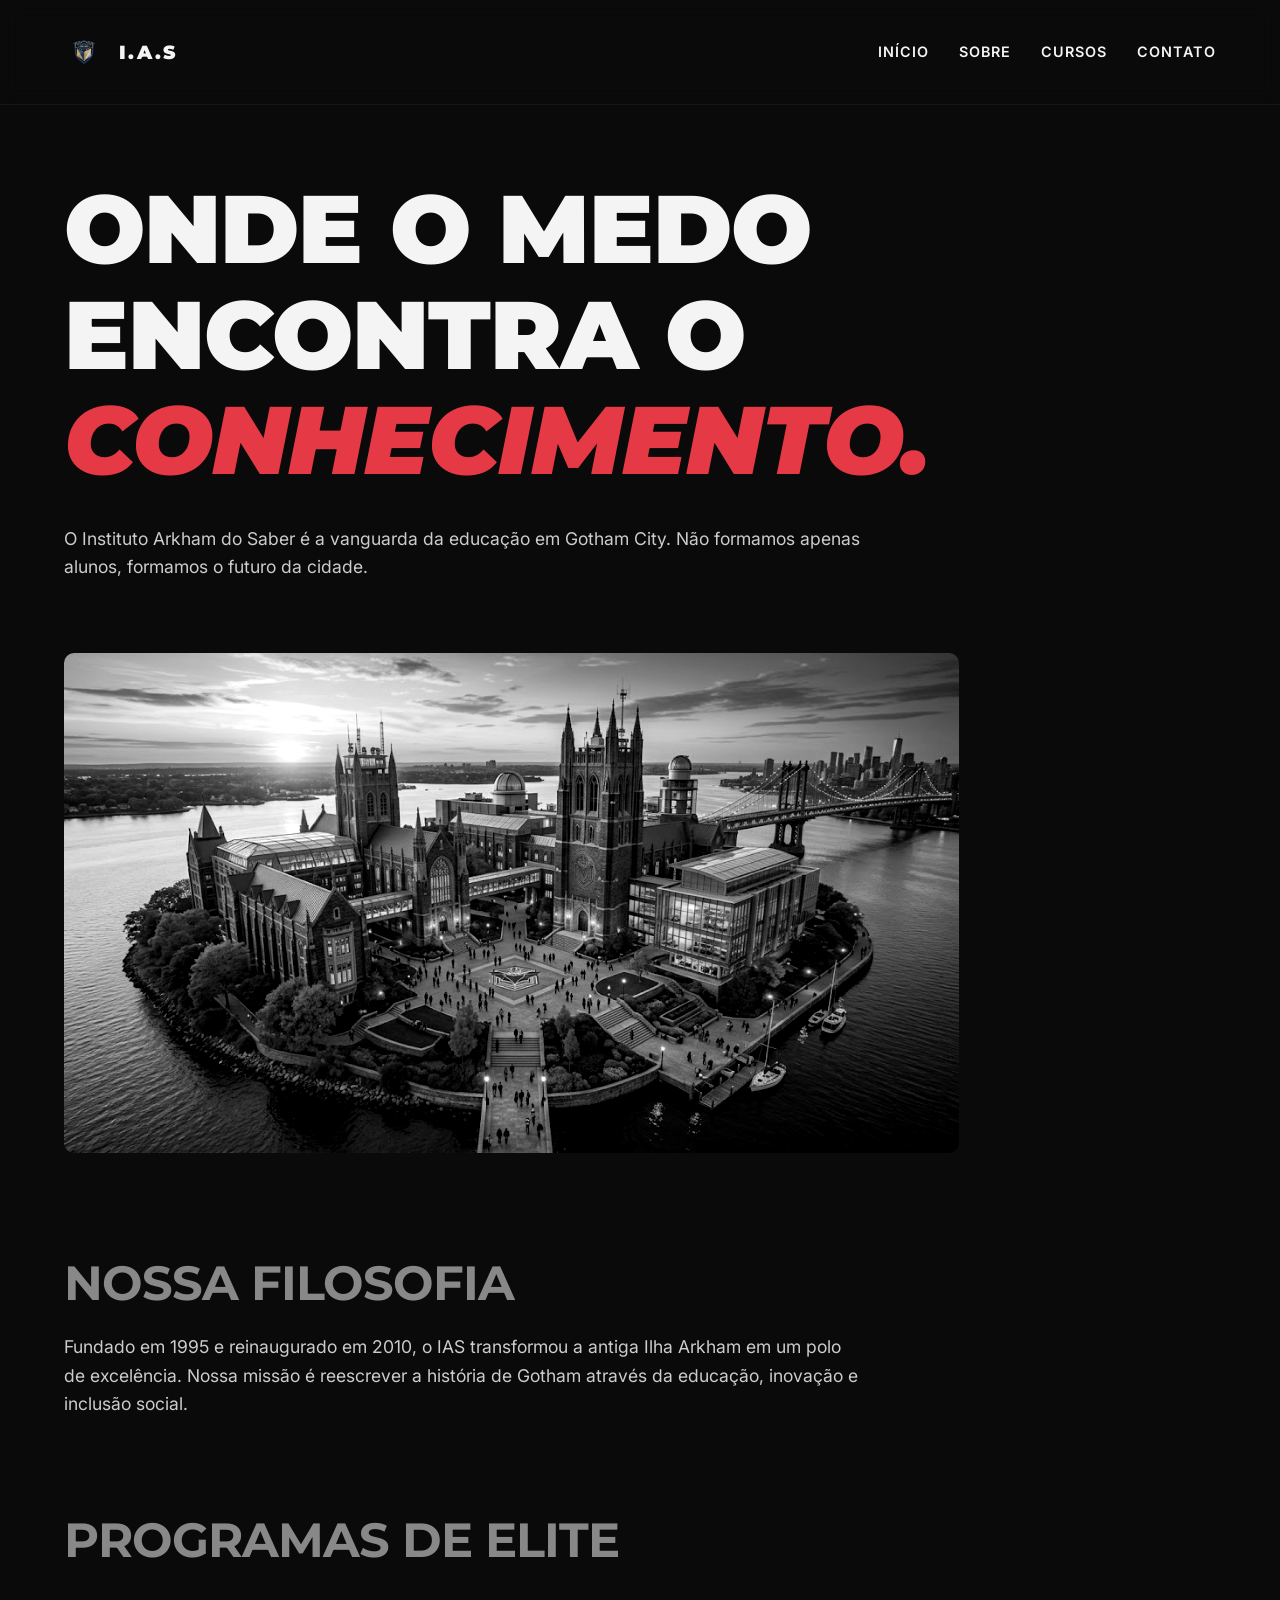
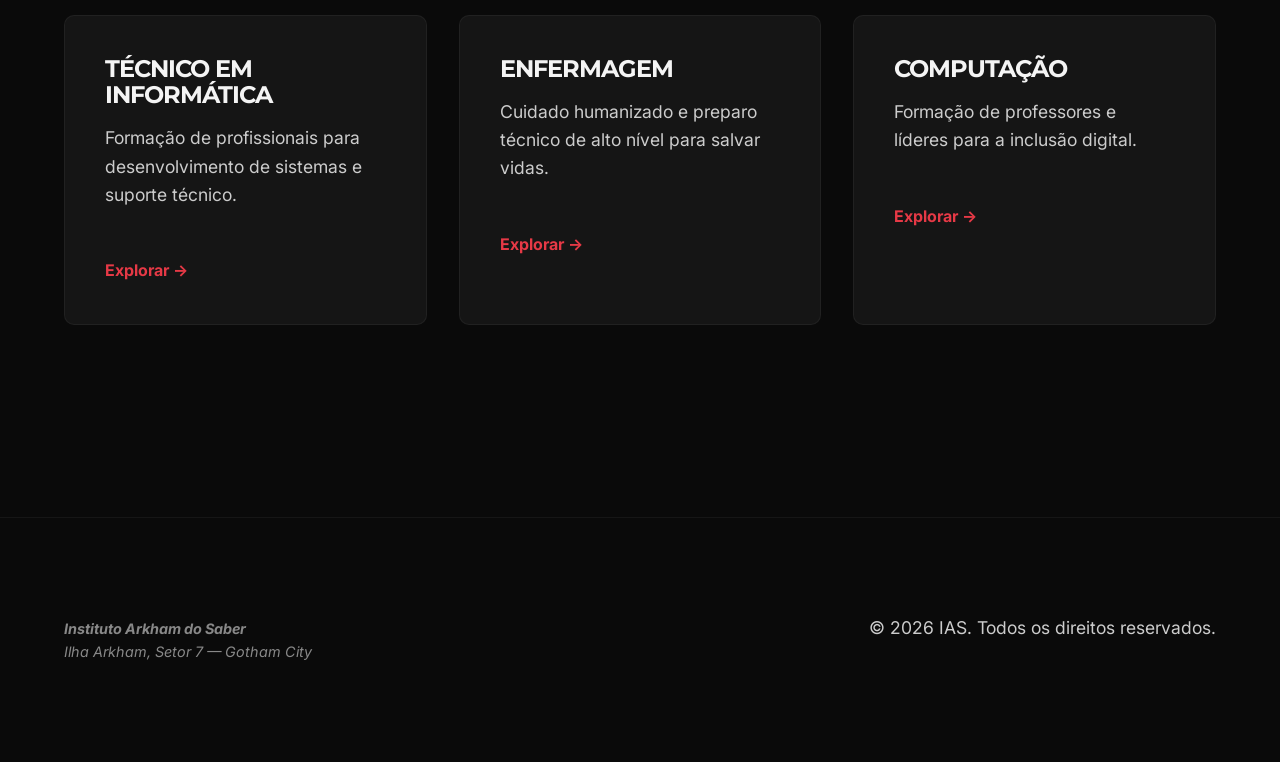
<file: index.html>
<!DOCTYPE html>
<html lang="pt-BR">
<head>
    <meta charset="UTF-8">
    <meta name="viewport" content="width=device-width, initial-scale=1.0">
    <title>Instituto Arkham do Saber | Educação Premium</title>
    <link rel="stylesheet" href="css/style.css">
</head>
<body>

    <header>
        <figure>
            <img src="images/logo.png" alt="Logo IAS" width="40" height="40" style="border-radius: 50%;">
            <figcaption>I.A.S</figcaption>
        </figure>

        <nav aria-label="Menu principal">
            <ul>
                <li><a href="index.html">Início</a></li>
                <li><a href="sobre.html">Sobre</a></li>
                <li><a href="cursos.html">Cursos</a></li>
                <li><a href="contato.html">Contato</a></li>
            </ul>
        </nav>

        <button class="menu-toggle" onclick="document.querySelector('nav ul').classList.toggle('active')">☰</button>
    </header>

    <main>
        <section id="hero">
            <h1>Onde o medo<br>encontra o <span>conhecimento.</span></h1>
            <p>O Instituto Arkham do Saber é a vanguarda da educação em Gotham City. Não formamos apenas alunos, formamos o futuro da cidade.</p>
            <figure>
                <img src="images/hero.jpg" alt="Campus do IAS em Gotham" width="1200" height="600">
            </figure>
        </section>

        <section id="sobre">
            <h2>Nossa Filosofia</h2>
            <p>Fundado em 1995 e reinaugurado em 2010, o IAS transformou a antiga Ilha Arkham em um polo de excelência. Nossa missão é reescrever a história de Gotham através da educação, inovação e inclusão social.</p>
        </section>

        <section id="destaques">
            <h2>Programas de Elite</h2>
            <div class="grid-cards">
                <article class="card">
                    <h3>Técnico em Informática</h3>
                    <p>Formação de profissionais para desenvolvimento de sistemas e suporte técnico.</p>
                    <br>
                    <a href="cursos.html" style="color: var(--accent-color); font-weight: bold;">Explorar &rarr;</a>
                </article>
                <article class="card">
                    <h3>Enfermagem</h3>
                    <p>Cuidado humanizado e preparo técnico de alto nível para salvar vidas.</p>
                    <br>
                    <a href="cursos.html" style="color: var(--accent-color); font-weight: bold;">Explorar &rarr;</a>
                </article>
                <article class="card">
                    <h3>Computação</h3>
                    <p>Formação de professores e líderes para a inclusão digital.</p>
                    <br>
                    <a href="cursos.html" style="color: var(--accent-color); font-weight: bold;">Explorar &rarr;</a>
                </article>
            </div>
        </section>
    </main>

    <footer>
        <address>
            <strong>Instituto Arkham do Saber</strong><br>
            Ilha Arkham, Setor 7 — Gotham City
        </address>
        <p>&copy; 2026 IAS. Todos os direitos reservados.</p>
    </footer>

</body>
</html>
</file>
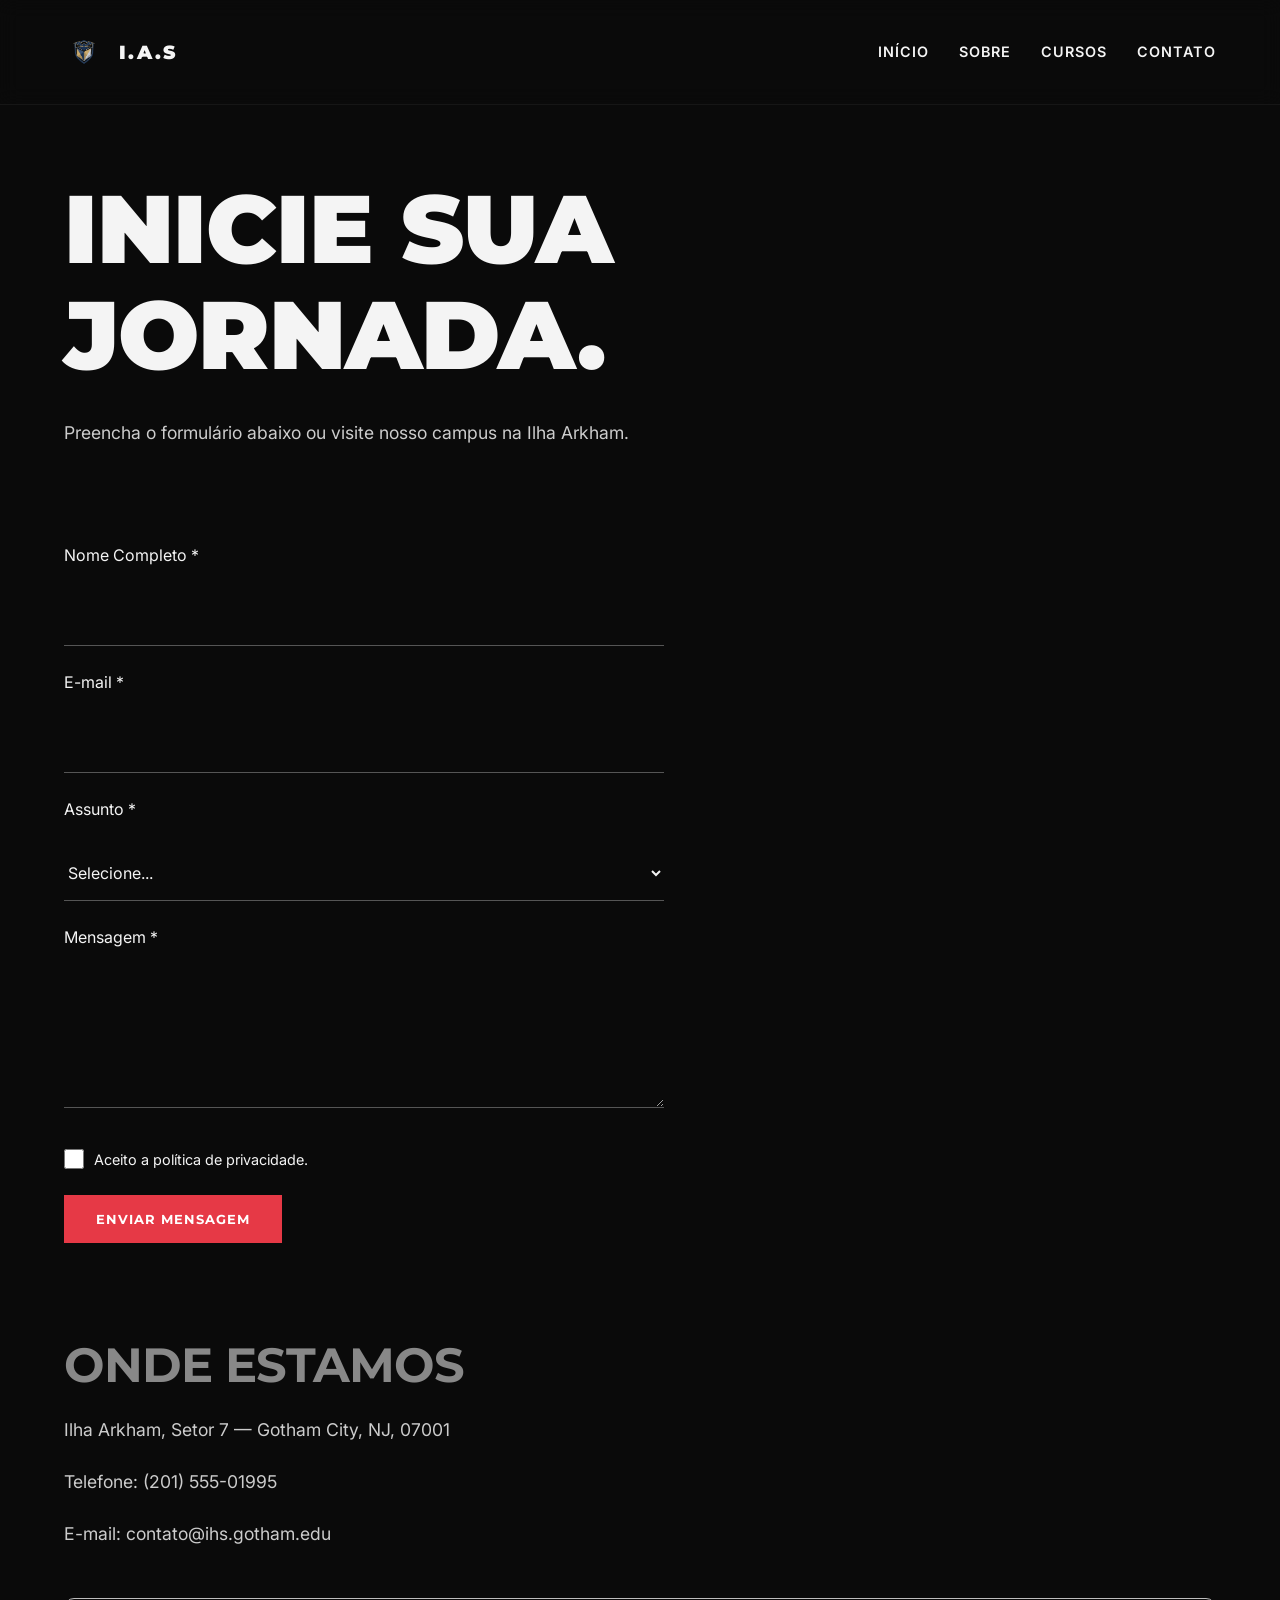
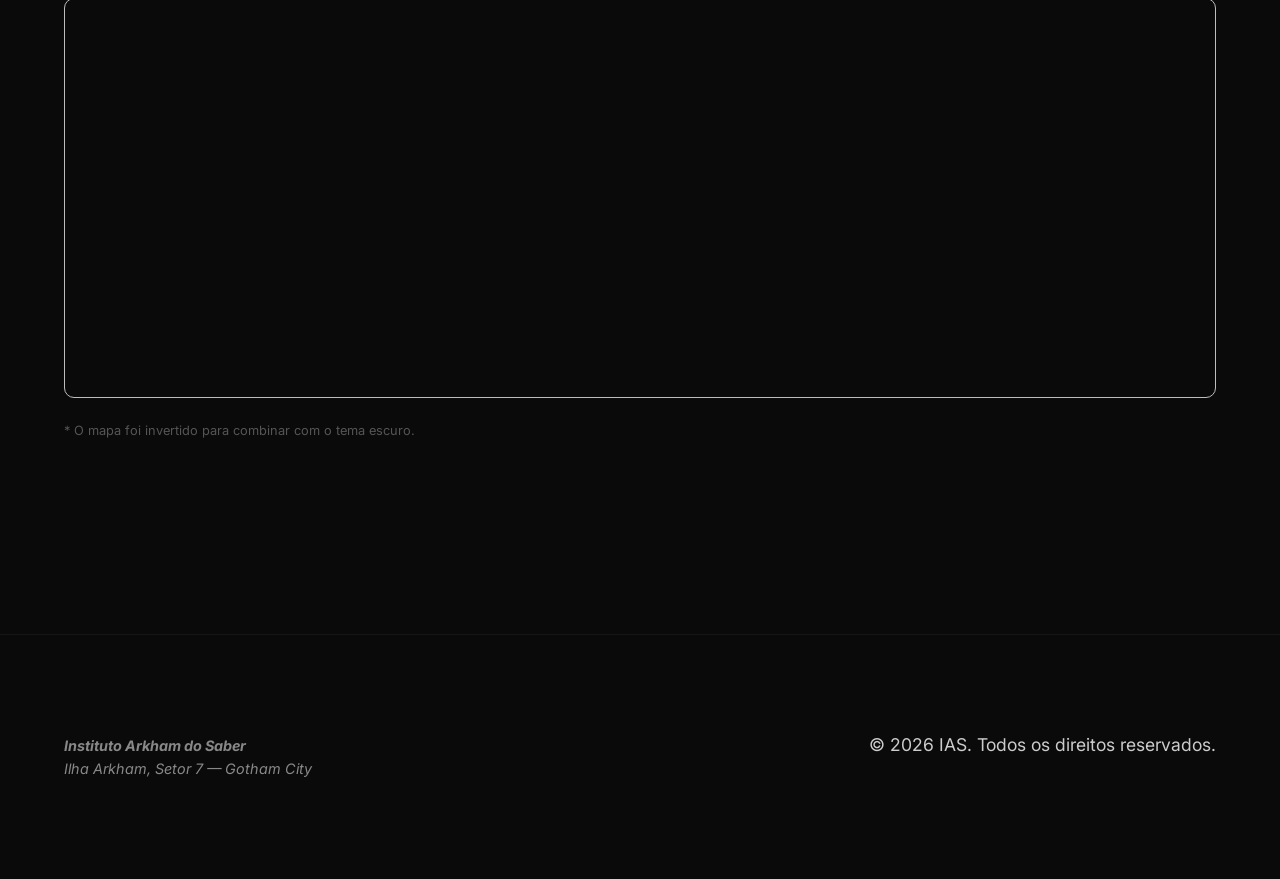
<file: contato.html>
<!DOCTYPE html>
<html lang="pt-BR">
<head>
    <meta charset="UTF-8">
    <meta name="viewport" content="width=device-width, initial-scale=1.0">
    <title>Contato | Instituto Arkham do Saber</title>
    <link rel="stylesheet" href="css/style.css">
</head>
<body>

    <header>
        <figure>
            <img src="images/logo.png" alt="Logo IAS" width="40" height="40" style="border-radius: 50%;">
            <figcaption>I.A.S</figcaption>
        </figure>

        <nav aria-label="Menu principal">
            <ul>
                <li><a href="index.html">Início</a></li>
                <li><a href="sobre.html">Sobre</a></li>
                <li><a href="cursos.html">Cursos</a></li>
                <li><a href="contato.html">Contato</a></li>
            </ul>
        </nav>

        <button class="menu-toggle" onclick="document.querySelector('nav ul').classList.toggle('active')">☰</button>
    </header>

    <main>
        <section id="contato-header">
            <h1>Inicie sua<br>Jornada.</h1>
            <p>Preencha o formulário abaixo ou visite nosso campus na Ilha Arkham.</p>
        </section>

        <section id="formulario">
            <form action="#" method="POST">
                <label for="nome">Nome Completo *</label>
                <input type="text" id="nome" name="nome" required minlength="5">

                <label for="email">E-mail *</label>
                <input type="email" id="email" name="email" required>

                <label for="assunto">Assunto *</label>
                <select id="assunto" name="assunto" required>
                    <option value="">Selecione...</option>
                    <option value="cursos">Informações sobre cursos</option>
                    <option value="inscricao">Inscrições</option>
                    <option value="parceria">Parcerias</option>
                </select>

                <label for="mensagem">Mensagem *</label>
                <textarea id="mensagem" name="mensagem" rows="5" required minlength="20"></textarea>

                <div style="display: flex; align-items: center; gap: 10px; margin-top: 1rem;">
                    <input type="checkbox" id="privacidade" required style="width: 20px; height: 20px;">
                    <label for="privacidade" style="margin: 0; font-size: 0.9rem;">Aceito a política de privacidade.</label>
                </div>

                <button type="submit">Enviar Mensagem</button>
            </form>
        </section>

        <section id="info">
            <h2>Onde Estamos</h2>
            <p>Ilha Arkham, Setor 7 — Gotham City, NJ, 07001</p>
            <p>Telefone: (201) 555-01995</p>
            <p>E-mail: contato@ihs.gotham.edu</p>
            <br>
            <iframe src="https://www.openstreetmap.org/export/embed.html?bbox=-74.05%2C40.70%2C-73.95%2C40.75&amp;layer=mapnik" width="100%" height="400" style="border: 1px solid #333; border-radius: 10px; filter: invert(90%) hue-rotate(180deg);" loading="lazy"></iframe>
            <p style="font-size: 0.8rem; margin-top: 1rem; color: #555;">* O mapa foi invertido para combinar com o tema escuro.</p>
        </section>
    </main>

    <footer>
        <address>
            <strong>Instituto Arkham do Saber</strong><br>
            Ilha Arkham, Setor 7 — Gotham City
        </address>
        <p>&copy; 2026 IAS. Todos os direitos reservados.</p>
    </footer>

</body>
</html>
</file>
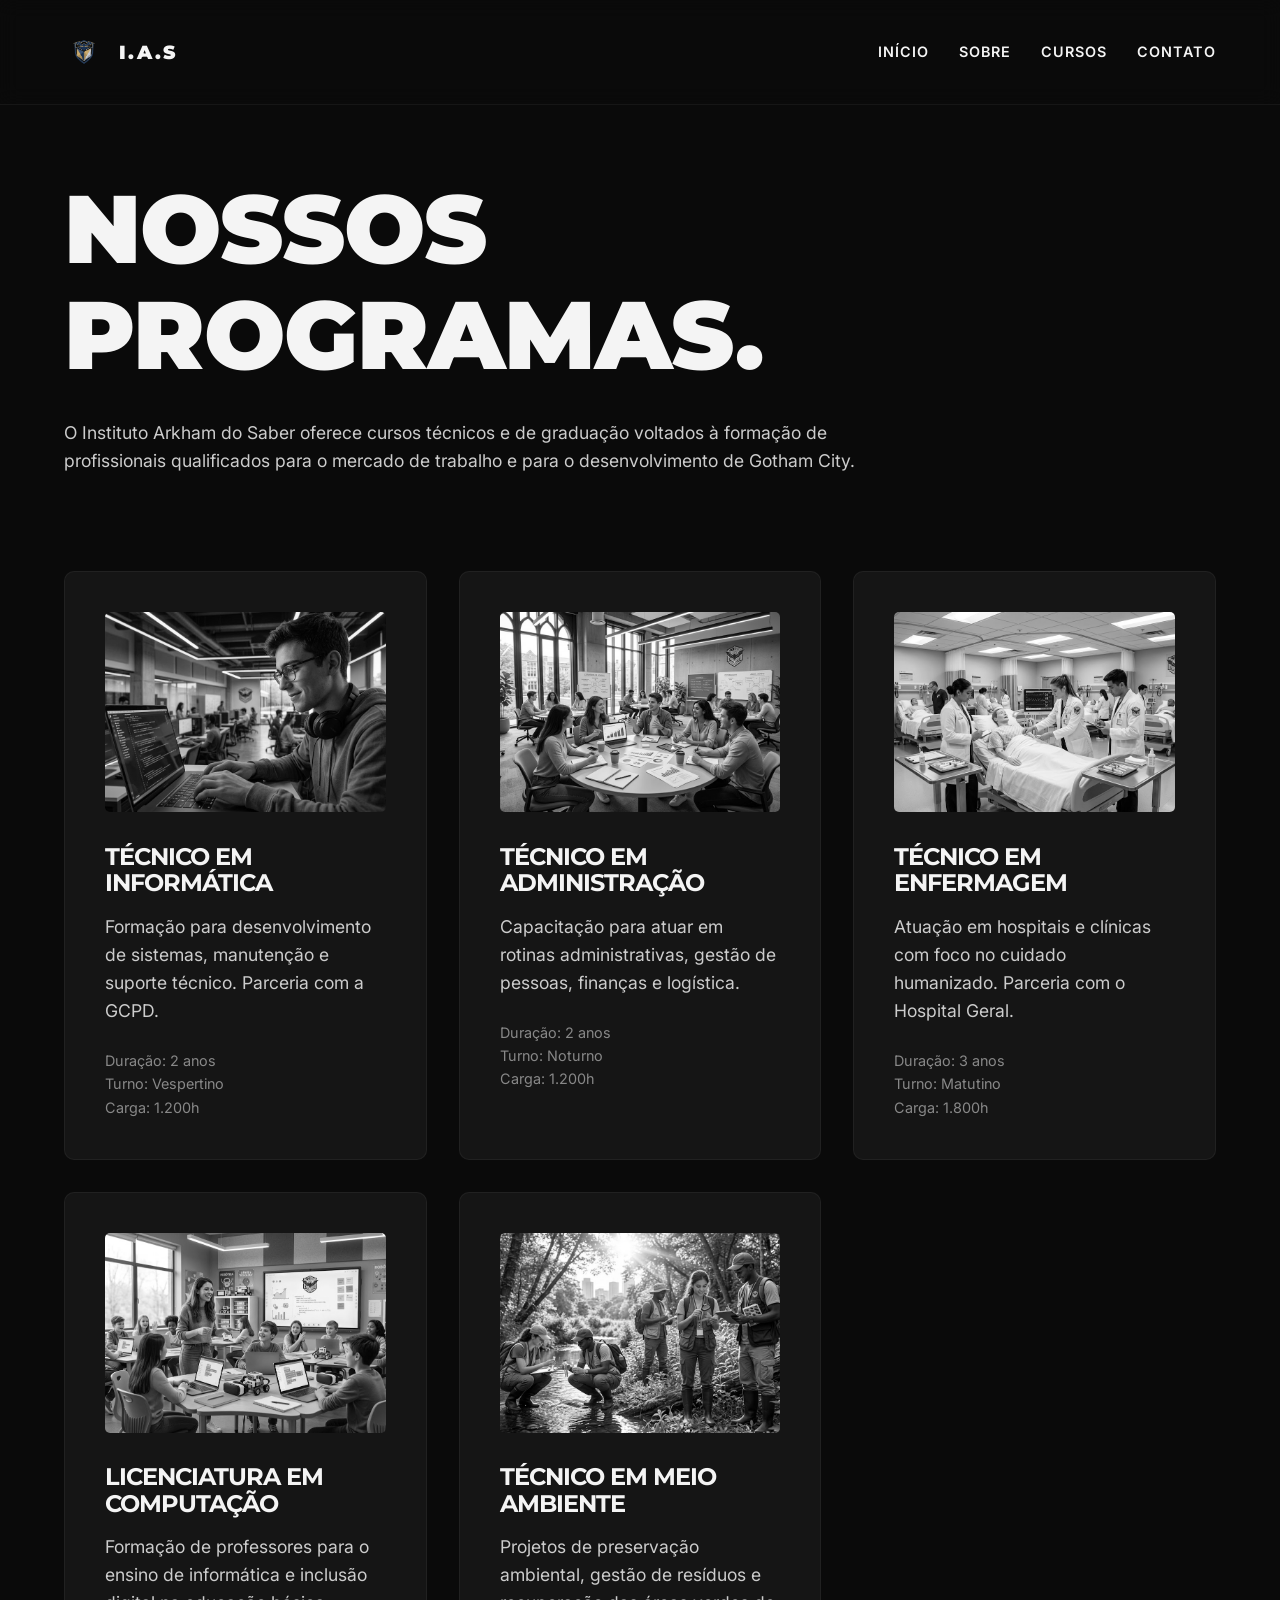
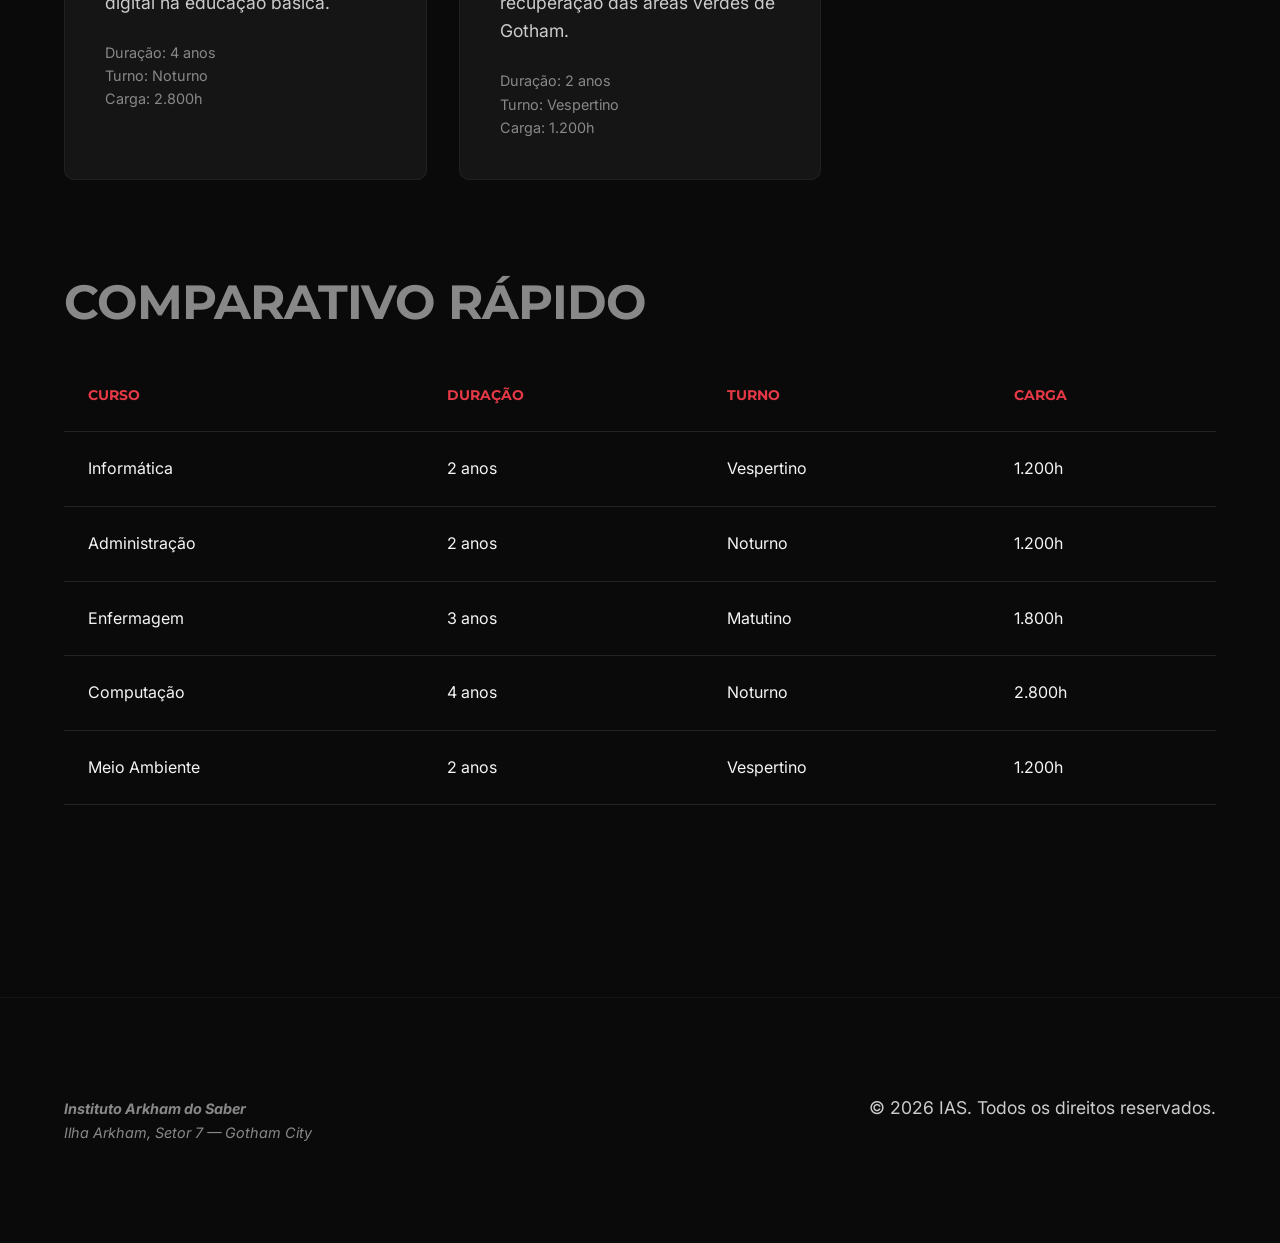
<file: cursos.html>
<!DOCTYPE html>
<html lang="pt-BR">
<head>
    <meta charset="UTF-8">
    <meta name="viewport" content="width=device-width, initial-scale=1.0">
    <title>Cursos | Instituto Arkham do Saber</title>
    <link rel="stylesheet" href="css/style.css">
</head>
<body>

    <header>
        <figure>
            <img src="images/logo.png" alt="Logo IAS" width="40" height="40" style="border-radius: 50%;">
            <figcaption>I.A.S</figcaption>
        </figure>

        <nav aria-label="Menu principal">
            <ul>
                <li><a href="index.html">Início</a></li>
                <li><a href="sobre.html">Sobre</a></li>
                <li><a href="cursos.html">Cursos</a></li>
                <li><a href="contato.html">Contato</a></li>
            </ul>
        </nav>

        <button class="menu-toggle" onclick="document.querySelector('nav ul').classList.toggle('active')">☰</button>
    </header>

    <main>
        <section id="introducao">
            <h1>Nossos<br>Programas.</h1>
            <p>O Instituto Arkham do Saber oferece cursos técnicos e de graduação voltados à formação de profissionais qualificados para o mercado de trabalho e para o desenvolvimento de Gotham City.</p>
        </section>

        <section id="lista-cursos">
            <div class="grid-cards">
                <!-- Curso 1 -->
                <article class="card">
                    <img src="images/curso-informatica.jpg" alt="Informática">
                    <h3>Técnico em Informática</h3>
                    <p>Formação para desenvolvimento de sistemas, manutenção e suporte técnico. Parceria com a GCPD.</p>
                    <ul style="list-style: none; padding: 0; margin-top: 1rem; color: #888; font-size: 0.9rem;">
                        <li>Duração: 2 anos</li>
                        <li>Turno: Vespertino</li>
                        <li>Carga: 1.200h</li>
                    </ul>
                </article>

                <!-- Curso 2 -->
                <article class="card">
                    <img src="images/curso-administracao.jpg" alt="Administração">
                    <h3>Técnico em Administração</h3>
                    <p>Capacitação para atuar em rotinas administrativas, gestão de pessoas, finanças e logística.</p>
                    <ul style="list-style: none; padding: 0; margin-top: 1rem; color: #888; font-size: 0.9rem;">
                        <li>Duração: 2 anos</li>
                        <li>Turno: Noturno</li>
                        <li>Carga: 1.200h</li>
                    </ul>
                </article>

                <!-- Curso 3 -->
                <article class="card">
                    <img src="images/curso-enfermagem.jpg" alt="Enfermagem">
                    <h3>Técnico em Enfermagem</h3>
                    <p>Atuação em hospitais e clínicas com foco no cuidado humanizado. Parceria com o Hospital Geral.</p>
                    <ul style="list-style: none; padding: 0; margin-top: 1rem; color: #888; font-size: 0.9rem;">
                        <li>Duração: 3 anos</li>
                        <li>Turno: Matutino</li>
                        <li>Carga: 1.800h</li>
                    </ul>
                </article>

                <!-- Curso 4 -->
                <article class="card">
                    <img src="images/curso-computacao.jpg" alt="Computação">
                    <h3>Licenciatura em Computação</h3>
                    <p>Formação de professores para o ensino de informática e inclusão digital na educação básica.</p>
                    <ul style="list-style: none; padding: 0; margin-top: 1rem; color: #888; font-size: 0.9rem;">
                        <li>Duração: 4 anos</li>
                        <li>Turno: Noturno</li>
                        <li>Carga: 2.800h</li>
                    </ul>
                </article>

                <!-- Curso 5 -->
                <article class="card">
                    <img src="images/curso-meioambiente.jpg" alt="Meio Ambiente">
                    <h3>Técnico em Meio Ambiente</h3>
                    <p>Projetos de preservação ambiental, gestão de resíduos e recuperação das áreas verdes de Gotham.</p>
                    <ul style="list-style: none; padding: 0; margin-top: 1rem; color: #888; font-size: 0.9rem;">
                        <li>Duração: 2 anos</li>
                        <li>Turno: Vespertino</li>
                        <li>Carga: 1.200h</li>
                    </ul>
                </article>
            </div>
        </section>

        <section id="comparativo">
            <h2>Comparativo Rápido</h2>
            <div class="table-responsive">
                <table>
                    <thead>
                        <tr>
                            <th>Curso</th>
                            <th>Duração</th>
                            <th>Turno</th>
                            <th>Carga</th>
                        </tr>
                    </thead>
                    <tbody>
                        <tr><td>Informática</td><td>2 anos</td><td>Vespertino</td><td>1.200h</td></tr>
                        <tr><td>Administração</td><td>2 anos</td><td>Noturno</td><td>1.200h</td></tr>
                        <tr><td>Enfermagem</td><td>3 anos</td><td>Matutino</td><td>1.800h</td></tr>
                        <tr><td>Computação</td><td>4 anos</td><td>Noturno</td><td>2.800h</td></tr>
                        <tr><td>Meio Ambiente</td><td>2 anos</td><td>Vespertino</td><td>1.200h</td></tr>
                    </tbody>
                </table>
            </div>
        </section>
    </main>

    <footer>
        <address>
            <strong>Instituto Arkham do Saber</strong><br>
            Ilha Arkham, Setor 7 — Gotham City
        </address>
        <p>&copy; 2026 IAS. Todos os direitos reservados.</p>
    </footer>

</body>
</html>
</file>
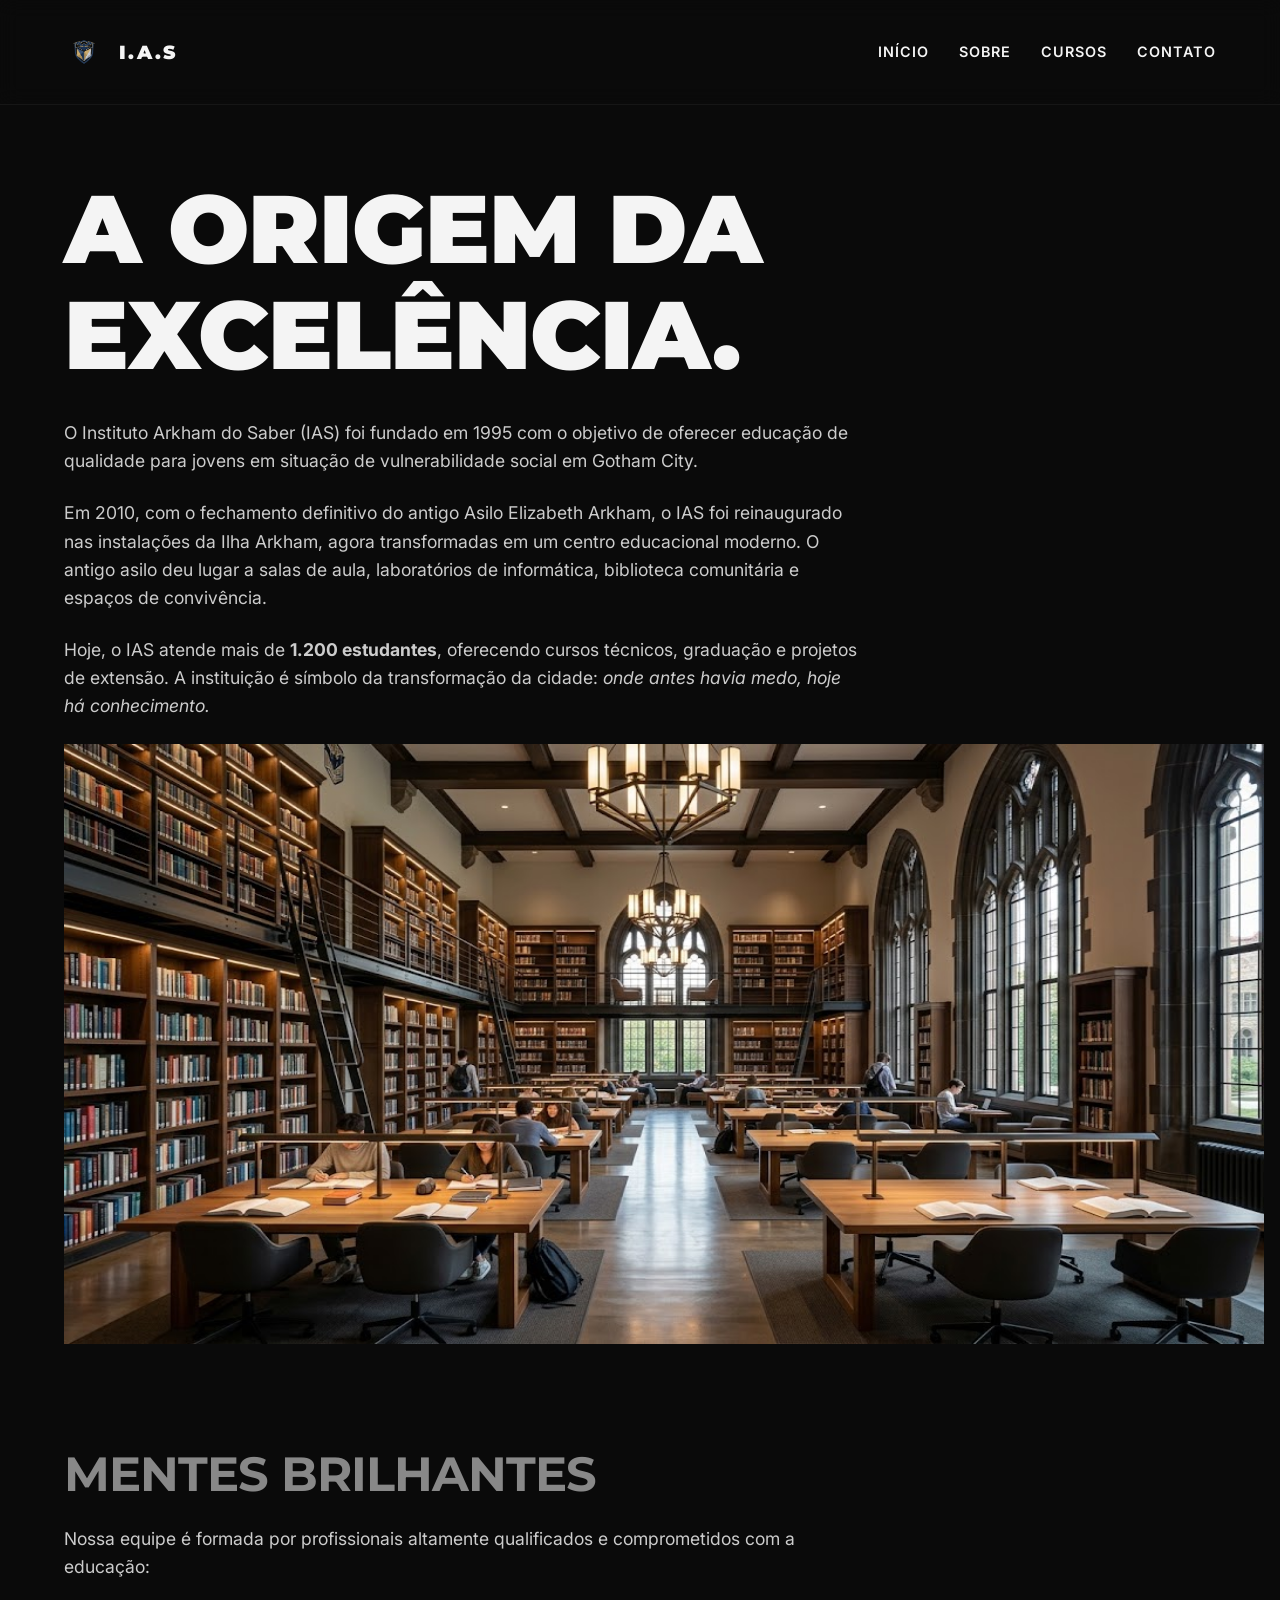
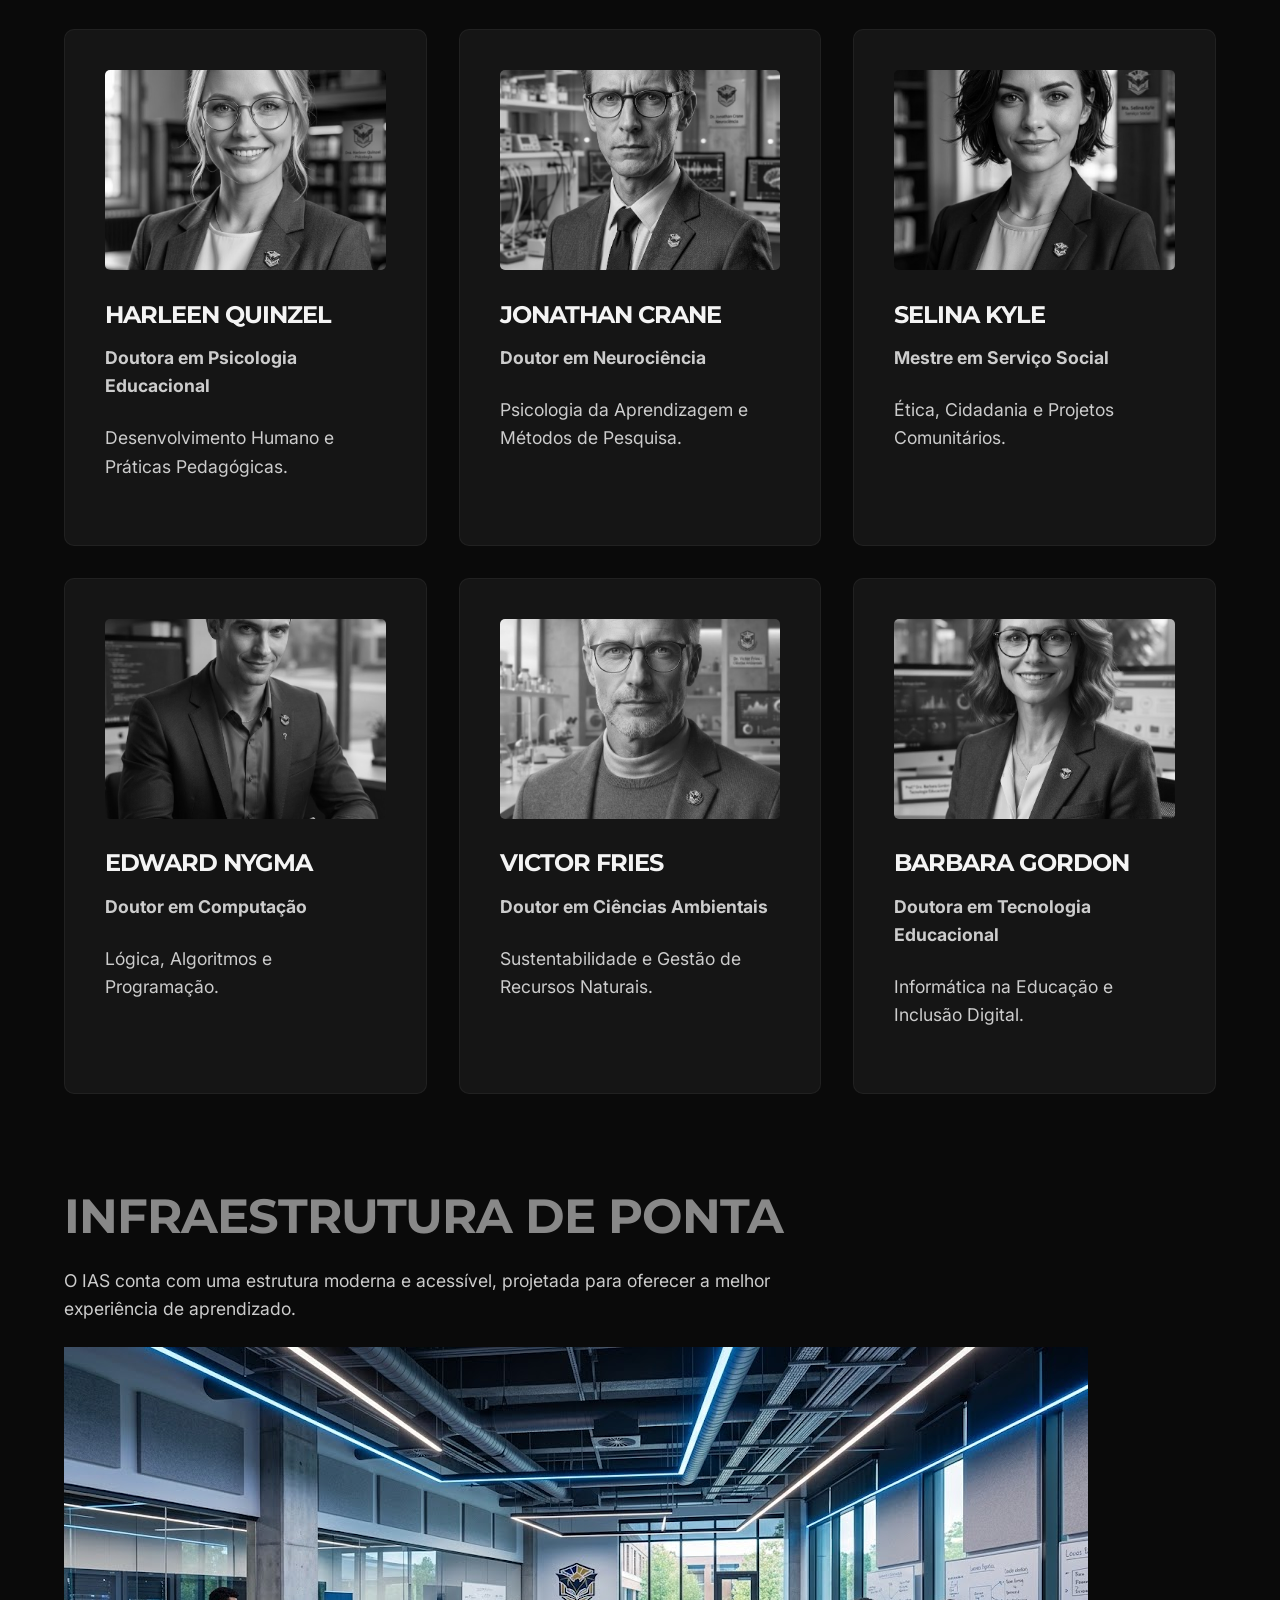
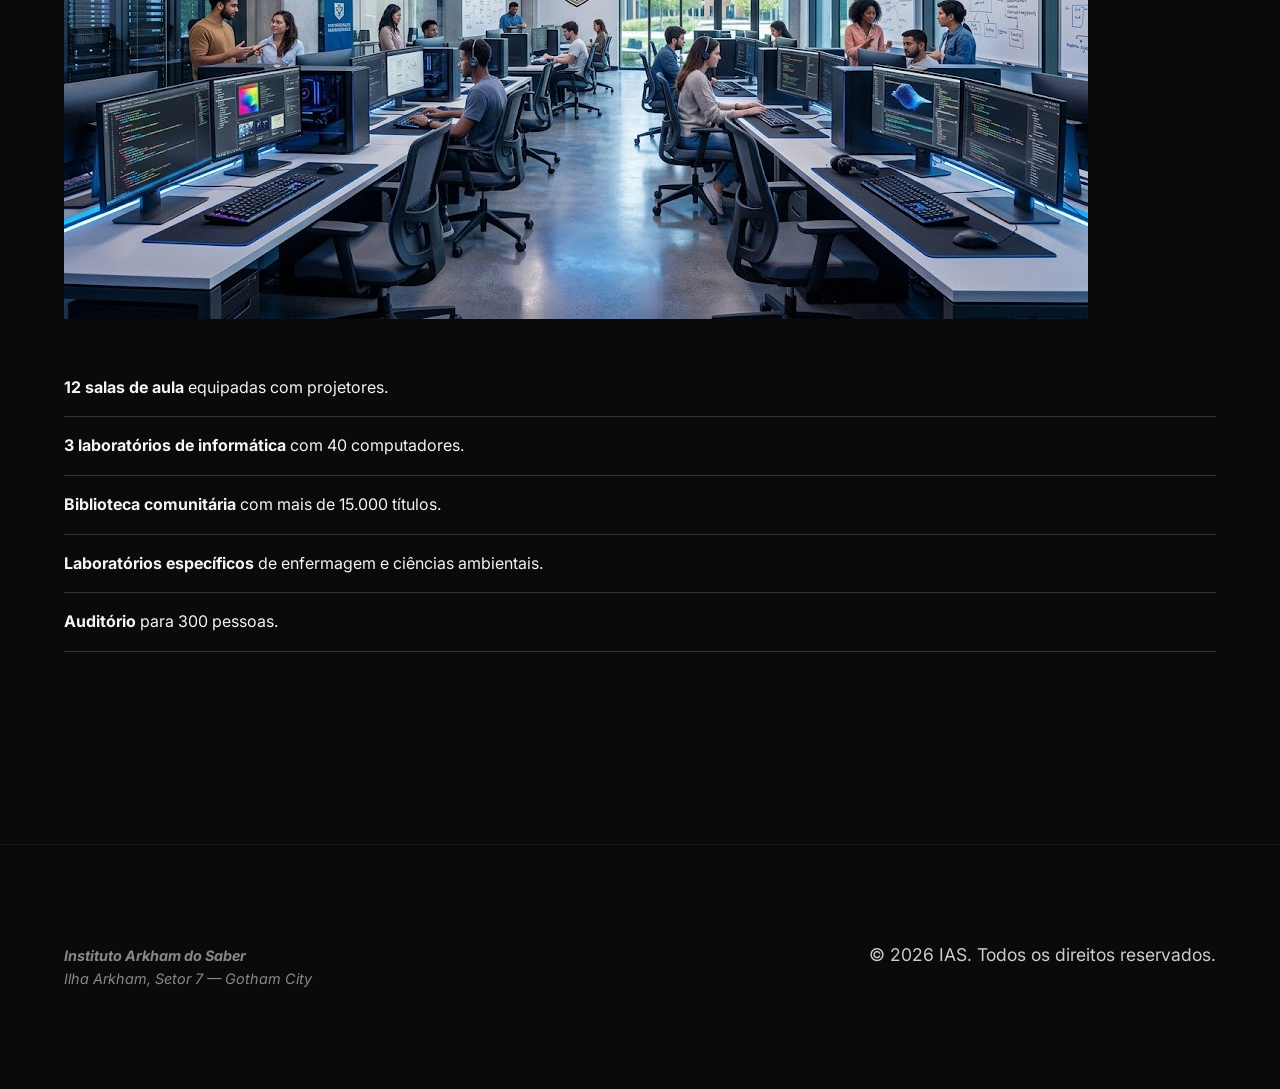
<file: sobre.html>
<!DOCTYPE html>
<html lang="pt-BR">
<head>
    <meta charset="UTF-8">
    <meta name="viewport" content="width=device-width, initial-scale=1.0">
    <title>Sobre Nós | Instituto Arkham do Saber</title>
    <link rel="stylesheet" href="css/style.css">
</head>
<body>

    <header>
        <figure>
            <img src="images/logo.png" alt="Logo IAS" width="40" height="40" style="border-radius: 50%;">
            <figcaption>I.A.S</figcaption>
        </figure>

        <nav aria-label="Menu principal">
            <ul>
                <li><a href="index.html">Início</a></li>
                <li><a href="sobre.html">Sobre</a></li>
                <li><a href="cursos.html">Cursos</a></li>
                <li><a href="contato.html">Contato</a></li>
            </ul>
        </nav>

        <button class="menu-toggle" onclick="document.querySelector('nav ul').classList.toggle('active')">☰</button>
    </header>

    <main>
        <section id="historia">
            <h1>A Origem da<br>Excelência.</h1>
            <p>O Instituto Arkham do Saber (IAS) foi fundado em 1995 com o objetivo de oferecer educação de qualidade para jovens em situação de vulnerabilidade social em Gotham City.</p>
            <p>Em 2010, com o fechamento definitivo do antigo Asilo Elizabeth Arkham, o IAS foi reinaugurado nas instalações da Ilha Arkham, agora transformadas em um centro educacional moderno. O antigo asilo deu lugar a salas de aula, laboratórios de informática, biblioteca comunitária e espaços de convivência.</p>
            <p>Hoje, o IAS atende mais de <strong>1.200 estudantes</strong>, oferecendo cursos técnicos, graduação e projetos de extensão. A instituição é símbolo da transformação da cidade: <em>onde antes havia medo, hoje há conhecimento.</em></p>
            
            <figure>
                <img src="images/historia.jpg" alt="História do IAS" width="1200" height="600">
            </figure>
        </section>

        <section id="equipe">
            <h2>Mentes Brilhantes</h2>
            <p>Nossa equipe é formada por profissionais altamente qualificados e comprometidos com a educação:</p>

            <div class="grid-cards">
                <article class="card">
                    <img src="images/professor-quinzel.jpg" alt="Prof.ª Dra. Harleen Quinzel">
                    <h3>Harleen Quinzel</h3>
                    <p><strong>Doutora em Psicologia Educacional</strong></p>
                    <p>Desenvolvimento Humano e Práticas Pedagógicas.</p>
                </article>

                <article class="card">
                    <img src="images/professor-crane.jpg" alt="Prof. Dr. Jonathan Crane">
                    <h3>Jonathan Crane</h3>
                    <p><strong>Doutor em Neurociência</strong></p>
                    <p>Psicologia da Aprendizagem e Métodos de Pesquisa.</p>
                </article>

                <article class="card">
                    <img src="images/professor-kyle.jpg" alt="Prof.ª Ma. Selina Kyle">
                    <h3>Selina Kyle</h3>
                    <p><strong>Mestre em Serviço Social</strong></p>
                    <p>Ética, Cidadania e Projetos Comunitários.</p>
                </article>

                <article class="card">
                    <img src="images/professor-nygma.jpg" alt="Prof. Dr. Edward Nygma">
                    <h3>Edward Nygma</h3>
                    <p><strong>Doutor em Computação</strong></p>
                    <p>Lógica, Algoritmos e Programação.</p>
                </article>

                <article class="card">
                    <img src="images/professor-fries.jpg" alt="Prof. Dr. Victor Fries">
                    <h3>Victor Fries</h3>
                    <p><strong>Doutor em Ciências Ambientais</strong></p>
                    <p>Sustentabilidade e Gestão de Recursos Naturais.</p>
                </article>

                <article class="card">
                    <img src="images/professor-gordon.jpg" alt="Prof.ª Dra. Barbara Gordon">
                    <h3>Barbara Gordon</h3>
                    <p><strong>Doutora em Tecnologia Educacional</strong></p>
                    <p>Informática na Educação e Inclusão Digital.</p>
                </article>
            </div>
        </section>

        <section id="infraestrutura">
            <h2>Infraestrutura de Ponta</h2>
            <p>O IAS conta com uma estrutura moderna e acessível, projetada para oferecer a melhor experiência de aprendizado.</p>
            <figure>
                <img src="images/infraestrutura.jpg" alt="Campus do IAS">
            </figure>
            <ul style="margin-top: 2rem; list-style: none; padding: 0;">
                <li style="border-bottom: 1px solid #333; padding: 1rem 0;"><strong>12 salas de aula</strong> equipadas com projetores.</li>
                <li style="border-bottom: 1px solid #333; padding: 1rem 0;"><strong>3 laboratórios de informática</strong> com 40 computadores.</li>
                <li style="border-bottom: 1px solid #333; padding: 1rem 0;"><strong>Biblioteca comunitária</strong> com mais de 15.000 títulos.</li>
                <li style="border-bottom: 1px solid #333; padding: 1rem 0;"><strong>Laboratórios específicos</strong> de enfermagem e ciências ambientais.</li>
                <li style="border-bottom: 1px solid #333; padding: 1rem 0;"><strong>Auditório</strong> para 300 pessoas.</li>
            </ul>
        </section>
    </main>

    <footer>
        <address>
            <strong>Instituto Arkham do Saber</strong><br>
            Ilha Arkham, Setor 7 — Gotham City
        </address>
        <p>&copy; 2026 IAS. Todos os direitos reservados.</p>
    </footer>

</body>
</html>
</file>
<file: css/style.css>
/* =========================================
   RESET E VARIÁVEIS (Awwwards Style)
   ========================================= */
@import url('https://fonts.googleapis.com/css2?family=Montserrat:wght@300;400;700;900&family=Inter:wght@300;400;600&display=swap');

:root {
    --bg-color: #0a0a0a; /* Preto profundo */
    --text-color: #f4f4f4; /* Branco off-white */
    --accent-color: #e63946; /* Vermelho vibrante */
    --card-bg: #151515;
    --font-display: 'Montserrat', sans-serif;
    --font-body: 'Inter', sans-serif;
    --spacing-lg: 6rem;
    --spacing-md: 3rem;
}

* {
    margin: 0;
    padding: 0;
    box-sizing: border-box;
}

body {
    background-color: var(--bg-color);
    color: var(--text-color);
    font-family: var(--font-body);
    line-height: 1.6;
    overflow-x: hidden;
}

h1, h2, h3 {
    font-family: var(--font-display);
    text-transform: uppercase;
    letter-spacing: -1px;
    line-height: 1.1;
}

a {
    color: var(--text-color);
    text-decoration: none;
    transition: color 0.3s ease;
}

a:hover {
    color: var(--accent-color);
}

/* =========================================
   HEADER (Fixo e Minimalista)
   ========================================= */
header {
    position: fixed;
    top: 0;
    width: 100%;
    padding: 2rem 5%;
    display: flex;
    justify-content: space-between;
    align-items: center;
    background: rgba(10, 10, 10, 0.8);
    backdrop-filter: blur(10px); /* Efeito de vidro */
    z-index: 1000;
    border-bottom: 1px solid rgba(255,255,255,0.05);
}

header figure {
    display: flex;
    align-items: center;
    gap: 15px;
}

header figcaption {
    font-family: var(--font-display);
    font-weight: 900;
    font-size: 1.2rem;
    letter-spacing: 2px;
}

nav ul {
    display: flex;
    list-style: none;
    gap: 30px;
}

nav a {
    font-size: 0.9rem;
    text-transform: uppercase;
    letter-spacing: 1px;
    font-weight: 600;
    position: relative;
}

/* Efeito de linha embaixo do link (Awwwards style) */
nav a::after {
    content: '';
    position: absolute;
    width: 0;
    height: 2px;
    bottom: -5px;
    left: 0;
    background-color: var(--accent-color);
    transition: width 0.3s ease;
}

nav a:hover::after {
    width: 100%;
}

/* =========================================
   MAIN E SEÇÕES (Espaçamento Gigante)
   ========================================= */
main {
    padding: var(--spacing-lg) 5%;
    margin-top: 80px; /* Compensa o header fixo */
}

section {
    margin-bottom: var(--spacing-lg);
}

h1 {
    font-size: clamp(3rem, 8vw, 6rem); /* Fonte gigante e responsiva */
    margin-bottom: 2rem;
    font-weight: 900;
}

h2 {
    font-size: clamp(2rem, 4vw, 3rem);
    margin-bottom: 1.5rem;
    color: #888; /* Cinza para hierarquia */
}

p {
    font-size: 1.1rem;
    color: #ccc;
    max-width: 800px; /* Limita a largura do texto para leitura */
    margin-bottom: 1.5rem;
}

/* =========================================
   HERO SECTION (Destaque Principal)
   ========================================= */
#hero {
    min-height: 80vh;
    display: flex;
    flex-direction: column;
    justify-content: center;
    align-items: flex-start;
}

#hero h1 span {
    color: var(--accent-color);
    font-style: italic;
}

#hero figure img {
    width: 100%;
    max-height: 500px;
    object-fit: cover;
    border-radius: 10px;
    margin-top: var(--spacing-md);
    filter: grayscale(100%) contrast(1.2); /* Efeito P&B */
    transition: filter 0.5s ease, transform 0.5s ease;
}

#hero figure img:hover {
    filter: grayscale(0%) contrast(1);
    transform: scale(1.02);
}

/* =========================================
   CARDS (Grid de Cursos/Professores)
   ========================================= */
.grid-cards {
    display: grid;
    grid-template-columns: repeat(auto-fit, minmax(300px, 1fr));
    gap: 2rem;
    margin-top: var(--spacing-md);
}

.card {
    background: var(--card-bg);
    padding: 2.5rem;
    border-radius: 10px;
    border: 1px solid rgba(255,255,255,0.05);
    transition: transform 0.4s cubic-bezier(0.175, 0.885, 0.32, 1.275), background 0.4s;
}

.card:hover {
    transform: translateY(-10px);
    background: #1a1a1a;
    border-color: var(--accent-color);
}

.card h3 {
    font-size: 1.5rem;
    margin-bottom: 1rem;
}

.card img {
    width: 100%;
    height: 200px;
    object-fit: cover;
    border-radius: 5px;
    margin-bottom: 1.5rem;
    filter: grayscale(100%);
    transition: filter 0.3s;
}

.card:hover img {
    filter: grayscale(0%);
}

/* =========================================
   TABELA E FORMULÁRIO (Minimalistas)
   ========================================= */
table {
    width: 100%;
    border-collapse: collapse;
    margin-top: 2rem;
}

th, td {
    padding: 1.5rem;
    text-align: left;
    border-bottom: 1px solid rgba(255,255,255,0.1);
}

th {
    font-family: var(--font-display);
    text-transform: uppercase;
    font-size: 0.9rem;
    color: var(--accent-color);
}

form {
    display: flex;
    flex-direction: column;
    gap: 1.5rem;
    max-width: 600px;
}

input, select, textarea {
    background: transparent;
    border: none;
    border-bottom: 1px solid #555;
    padding: 1rem 0;
    color: var(--text-color);
    font-family: var(--font-body);
    font-size: 1rem;
    transition: border-color 0.3s;
}

input:focus, select:focus, textarea:focus {
    outline: none;
    border-bottom-color: var(--accent-color);
}

button {
    background: var(--accent-color);
    color: #fff;
    border: none;
    padding: 1rem 2rem;
    font-family: var(--font-display);
    font-weight: 700;
    text-transform: uppercase;
    letter-spacing: 1px;
    cursor: pointer;
    transition: background 0.3s, transform 0.3s;
    align-self: flex-start;
}

button:hover {
    background: #b3001b;
    transform: translateY(-3px);
}

/* =========================================
   FOOTER
   ========================================= */
footer {
    padding: var(--spacing-lg) 5%;
    border-top: 1px solid rgba(255,255,255,0.05);
    display: flex;
    justify-content: space-between;
    align-items: center;
    font-size: 0.9rem;
    color: #888;
}

/* =========================================
   MENU HAMBÚRGUER (Mobile)
   ========================================= */
.menu-toggle {
    display: none;
    background: none;
    border: none;
    color: white;
    font-size: 1.5rem;
    cursor: pointer;
}

@media (max-width: 768px) {
    .menu-toggle {
        display: block;
    }
    
    nav ul {
        display: none;
        flex-direction: column;
        position: absolute;
        top: 100%;
        left: 0;
        width: 100%;
        background: var(--bg-color);
        padding: 2rem;
        border-bottom: 1px solid rgba(255,255,255,0.1);
    }
    
    nav ul.active {
        display: flex;
    }
    
    header {
        padding: 1.5rem 5%;
    }
}
</file>
